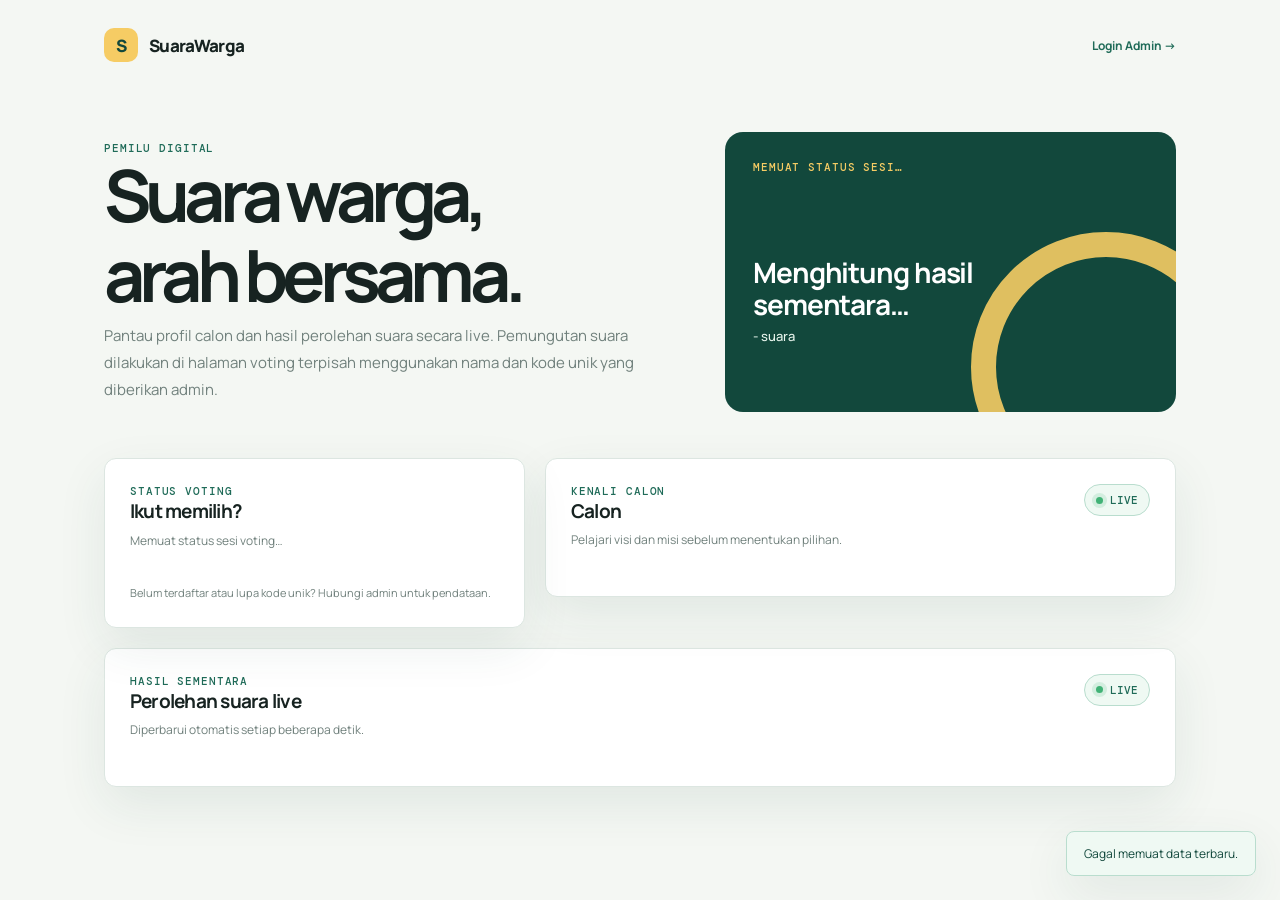
<file: index.html>
<!DOCTYPE html>
<html lang="id">

<head>
  <meta charset="UTF-8">
  <meta name="viewport" content="width=device-width, initial-scale=1.0">
  <title>SuaraWarga | Pemilu Digital</title>
  <link rel="stylesheet" href="index.css">
</head>

<body>
  <main class="citizen-shell">
    <nav class="simple-nav">
      <div class="brand">
        <div class="brand-mark">S</div><span>SuaraWarga</span>
      </div><a class="admin-link" href="admin.html">Login Admin →</a>
    </nav>
    <section class="hero">
      <div>
        <div class="mono">Pemilu Digital</div>
        <h1>Suara warga,<br>arah bersama.</h1>
        <p class="subhead">Pantau profil calon dan hasil perolehan suara secara live. Pemungutan suara dilakukan di
          halaman voting terpisah menggunakan nama dan kode unik yang diberikan admin.</p>
      </div>
      <div class="hero-art">
        <div class="mono" id="sesiBadge" style="color:var(--yellow)">Memuat status sesi…</div>
        <h2 id="heroTotal">Menghitung hasil sementara…</h2>
        <p id="heroLeader" class="hero-leader">- suara</p>
      </div>
    </section>
    <section class="content-grid">
      <div class="panel registration-card" id="statusPanel">
        <div class="card-title">
          <div class="mono">Status voting</div>
          <h2>Ikut memilih?</h2>
          <p id="sesiText">Memuat status sesi voting…</p>
        </div>
        <div class="form-actions" style="justify-content:flex-start">
          <a class="btn hidden" id="voteCta" href="voting.html">Ke halaman voting →</a>
        </div>
        <p class="helper">Belum terdaftar atau lupa kode unik? Hubungi admin untuk pendataan.</p>
      </div>
      <div class="panel">
        <div class="panel-heading">
          <div>
            <div class="mono">Kenali calon</div>
            <h2>Calon</h2>
            <p>Pelajari visi dan misi sebelum menentukan pilihan.</p>
          </div><span class="live-badge"><i class="live-dot"></i> Live</span>
        </div>
        <div class="candidate-grid" id="candidateList"></div>
      </div>
    </section>
    <section class="panel" style="margin-top:20px">
      <div class="panel-heading">
        <div>
          <div class="mono">Hasil sementara</div>
          <h2>Perolehan suara live</h2>
          <p>Diperbarui otomatis setiap beberapa detik.</p>
        </div><span class="live-badge"><i class="live-dot"></i> Live</span>
      </div>
      <div class="candidate-list" id="resultList"></div>
    </section>
    <div class="toast" id="toast" role="status"></div>
  </main>
  <script>
    const API_URL = 'https://script.google.com/macros/s/AKfycbxts7nzr4eZdcXMXD_vbL05oRWOTrKho70G7GNxYwW4OASXPcl6G3mPeaVa6WRQ2IvNrQ/exec';
    const $ = id => document.getElementById(id);
    const initials = name => (name || '').split(' ').map(w => w[0]).slice(0, 2).join('').toUpperCase();
    function toast(message) { $('toast').textContent = message; $('toast').classList.add('show'); setTimeout(() => $('toast').classList.remove('show'), 2800); }
    function photo(c) { return c.foto ? `<img class="candidate-photo" src="${c.foto}" alt="Foto ${c.nama}">` : `<div class="candidate-photo placeholder">${initials(c.nama)}</div>`; }

    async function fetchCalon() { const res = await fetch(`${API_URL}?action=getCalon`); return res.json(); }
    async function fetchStatusSesi() { const res = await fetch(`${API_URL}?action=getStatusSesi`); return res.json(); }

    function renderCandidateInfo(list) {
      $('candidateList').innerHTML = list.map((c, i) => `<article class="candidate-card"><div class="candidate-number">${c.noUrut ?? i + 1}</div><div>${photo(c)}</div><div class="candidate-info"><h3>${c.nama}</h3><p class="candidate-message"><strong>Visi</strong>${c.visi}</p><p class="candidate-message"><strong>Misi</strong>${(c.misi || '-').toString().replace(/\n/g, '<br>')}</p></div></article>`).join('');
    }

    function renderResults(list) {
      const sorted = [...list].sort((a, b) => b.suara - a.suara);
      $('resultList').innerHTML = sorted.length ? sorted.map(c => `<div class="candidate"><div class="avatar">${initials(c.nama)}</div><div><h3>${c.nama}</h3><div class="bar"><span style="width:${c.persen}%"></span></div></div><div class="vote-count"><strong>${c.persen}%</strong><span>${c.suara} suara</span></div></div>`).join('') : '<p class="helper">Belum ada suara masuk.</p>';
      const total = list.reduce((sum, c) => sum + (c.suara || 0), 0);
      $('heroTotal').textContent = `Total suara masuk ada ${total}`;
      const maxSuara = sorted.length ? sorted[0].suara : 0;
      const leaders = sorted.filter(c => c.suara === maxSuara);
      let leaderText;
      if (!total) {
        leaderText = 'Belum ada suara masuk';
      } else if (leaders.length > 2) {
        leaderText = `${leaders.length} calon seri sementara dengan ${maxSuara} suara`;
      } else if (leaders.length === 2) {
        leaderText = `${leaders[0].nama} & ${leaders[1].nama} seri sementara dengan ${maxSuara} suara`;
      } else {
        leaderText = `${sorted[0].nama} unggul sementara dengan perolehan ${sorted[0].suara} suara`;
      }
      $('heroLeader').textContent = leaderText;
    }

    function renderSesi(status) {
      const buka = status.status === 'buka';
      $('sesiBadge').innerHTML = buka ? '<i class="live-dot"></i> Sesi voting dibuka' : 'Sesi voting ditutup';
      $('sesiText').textContent = buka ? 'Voting sedang berlangsung. Gunakan nama dan kode unik dari admin untuk memilih.' : 'Voting belum dibuka atau sudah selesai. Pantau halaman ini untuk info lebih lanjut.';
      $('voteCta').classList.toggle('hidden', !buka);
    }

    async function refreshAll() {
      try {
        const [calonRes, sesiRes] = await Promise.all([fetchCalon(), fetchStatusSesi()]);
        const list = Array.isArray(calonRes) ? calonRes : (calonRes.calon || []);
        renderCandidateInfo(list);
        renderResults(list);
        renderSesi(sesiRes || { status: 'tutup' });
      } catch (err) {
        toast('Gagal memuat data terbaru.');
      }
    }

    refreshAll();
    setInterval(refreshAll, 15000);
  </script>
</body>

</html>
</file>
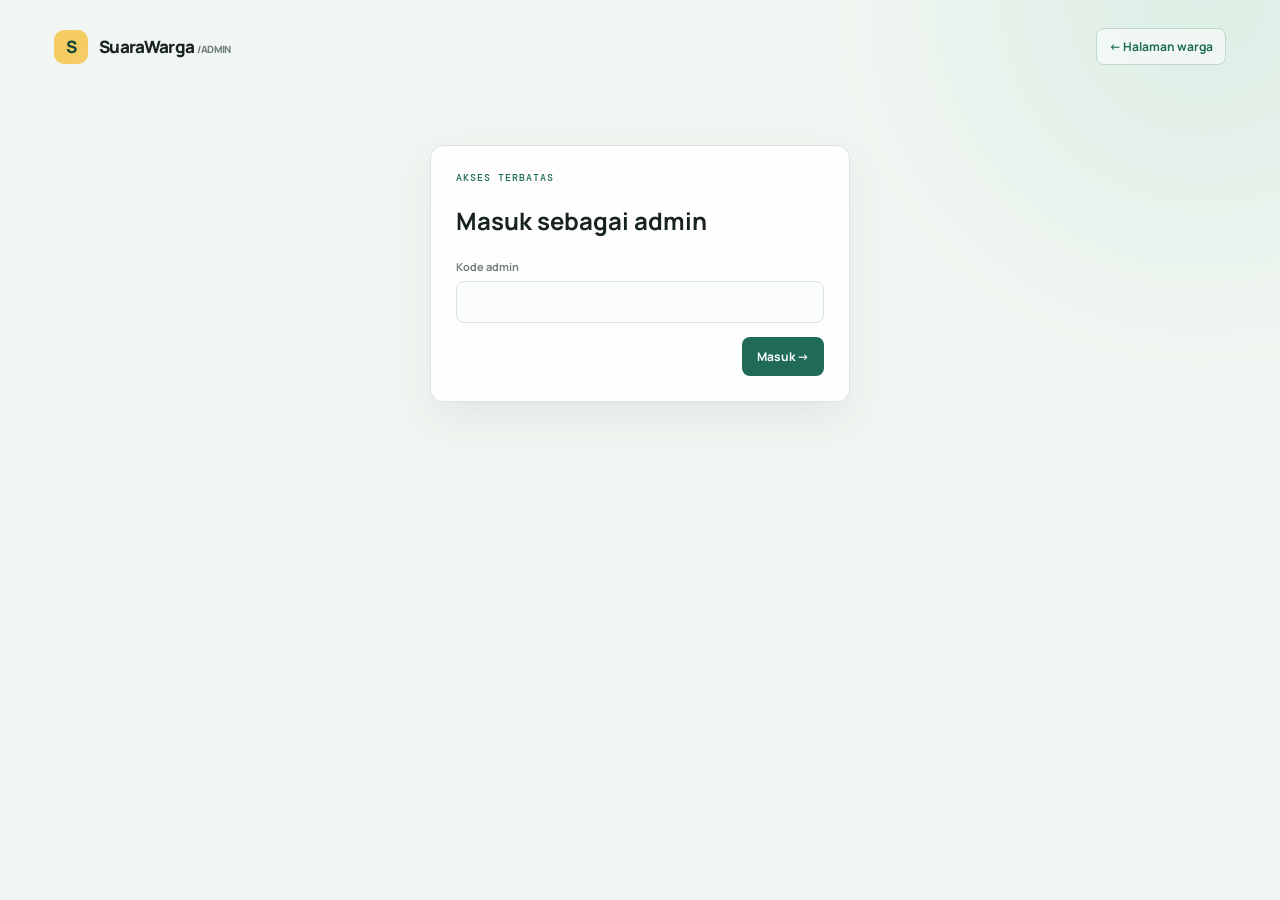
<file: admin.html>
<!DOCTYPE html>
<html lang="id">

<head>
	<meta charset="UTF-8">
	<meta name="viewport" content="width=device-width, initial-scale=1.0">
	<title>Admin | SuaraWarga</title>
	<link rel="stylesheet" href="admin.css">
</head>

<body>
	<main class="admin-shell">
		<nav class="admin-nav">
			<div class="brand">
				<div class="brand-mark">S</div>
				<span>SuaraWarga <small style="color:var(--muted);font-size:10px">/ ADMIN</small></span>
			</div>
			<div class="nav-actions">
				<a class="back-link" href="index.html">← Halaman warga</a>
				<button class="back-link hidden" id="logoutBtn" type="button"
					style="border:0;background:none;cursor:pointer">Keluar</button>
			</div>
		</nav>
		<section class="panel login-gate" id="gateView">
			<div class="card-title">
				<div class="mono">Akses terbatas</div>
				<h1>Masuk sebagai admin</h1>

			</div>
			<form id="gateForm">
				<div class="field">
					<label for="gateKey">Kode admin</label>
					<input id="gateKey" type="password" required autocomplete="off">
				</div>
				<p class="helper" id="gateError" style="color:#ad4939"></p>
				<div class="form-actions" style="margin-top:14px">
					<button class="btn" id="gateSubmit" type="submit">Masuk →</button>
				</div>
			</form>
		</section>
		<section id="dashboardView" class="hidden">
			<header class="admin-header">
				<div>
					<div class="mono">Ruang kerja admin</div>
					<h1>Data pemilu digital.</h1>
					<p class="subhead">Kelola informasi yang akan dilihat warga secara terkontrol.</p>
				</div>
			</header>

			<div class="admin-grid">
				<!-- 1. SESSION CONTROL PANEL -->
				<section class="panel full-panel">
					<div class="panel-heading">
						<div>
							<div class="mono">Kontrol sesi</div>
							<h2>Sesi Voting</h2>
						</div>
						<div class="action-row">
							<span class="status" id="sesiBadge">Memuat...</span>
							<button class="btn" id="toggleSesiBtn" type="button" disabled>Memuat...</button>
						</div>
					</div>
					<p id="sesiDescription">Mengambil status sesi saat ini...</p>
				</section>

				<!-- 2. CANDIDATE FORM PANEL -->
				<section class="panel">
					<div class="card-title">
						<div class="mono">Data calon</div>
						<h2 id="candidateFormTitle">Tambah calon</h2>
						<p>Foto, nama, visi, dan misi akan tampil di halaman warga.</p>
					</div>
					<form id="candidateForm">
						<div class="field">
							<label for="candidatePhoto">Link foto (Google Drive atau URL gambar)</label>
							<input id="candidatePhoto" type="text"
								placeholder="Tempel link share Google Drive, atau URL gambar" autocomplete="off">
							<p class="helper"
								style="margin-top:6px;font-size:11px;color:var(--muted,#8a8a8a);line-height:1.5;">
								Upload foto ke folder Drive kamu → klik kanan foto → Share → Copy link → tempel di sini.
							</p>

							<div id="photoPreviewContainer"
								style="display:none; margin-top:10px; align-items:center; gap:12px;">
								<img id="photoPreview" alt="Preview Foto"
									style="width:52px; height:52px; border-radius:8px; object-fit:cover; border:1px solid var(--line); background:#f2f2f2;">
								<div>
									<div id="photoPreviewName"
										style="font-size:11px; font-weight:600; color:var(--ink);"></div>
									<button type="button" id="removePhotoBtn" class="btn secondary small"
										style="margin-top:4px; padding:3px 8px; font-size:10px; color:#ad4939;">Hapus
										link foto</button>
								</div>
							</div>
						</div>
						<div class="form-grid" style="margin-top:14px">
							<div class="field">
								<label for="candidateName">Nama calon</label>
								<input id="candidateName" required>
							</div>
							<div class="field">
								<label for="candidateVision">Visi</label>
								<input id="candidateVision" required>
							</div>
							<div class="field full">
								<label for="candidateMission">Misi</label>
								<textarea id="candidateMission" required rows="3"
									style="width:100%;border:1px solid var(--line);border-radius:7px;padding:11px 12px;resize:vertical;color:var(--ink);font:inherit;font-size:12px"></textarea>
							</div>
						</div>
						<div class="form-actions" style="margin-top:14px; display:flex; gap:10px;">
							<button class="btn secondary" id="cancelCandidate" type="button" hidden>Batal</button>
							<button class="btn" id="candidateSubmit" type="submit">+ Tambah calon</button>
						</div>
					</form>
				</section>

				<!-- 3. VOTER FORM PANEL -->
				<section class="panel">
					<div class="card-title">
						<div class="mono">Pendataan warga</div>
						<h2 id="voterFormTitle">Tambah warga</h2>
						<p>Kode unik akan digenerate otomatis oleh sistem.</p>
					</div>
					<form id="voterForm">
						<div class="field">
							<label for="voterName">Nama warga</label>
							<input id="voterName" required>
						</div>
						<div class="form-actions" style="margin-top:14px; display:flex; gap:10px;">
							<button class="btn secondary" id="cancelVoter" type="button" hidden>Batal</button>
							<button class="btn" id="voterSubmit" type="submit">+ Tambah warga</button>
						</div>
					</form>
				</section>

				<!-- 4. CANDIDATE TABLE -->
				<section class="panel full-panel">
					<div class="panel-heading">
						<div>
							<div class="mono">Database calon</div>
							<h2>Daftar calon</h2>
						</div>
						<div class="action-row">
							<button class="btn secondary small" id="exportCandidates" type="button">Export
								Excel</button>
						</div>
					</div>
					<div class="admin-table">
						<table>
							<thead>
								<tr>
									<th>Calon</th>
									<th>Visi</th>
									<th>Misi</th>
									<th>Suara</th>
									<th></th>
								</tr>
							</thead>
							<tbody id="candidateTable">
								<tr>
									<td colspan="5" class="empty">Memuat data...</td>
								</tr>
							</tbody>
						</table>
					</div>
				</section>

				<!-- 5. VOTER TABLE -->
				<section class="panel full-panel">
					<div class="panel-heading">
						<div>
							<div class="mono">Database warga</div>
							<h2>Daftar warga terdaftar</h2>
						</div>
						<div class="voter-actions">
							<label class="search-field voter-search" for="voterSearch">
								<span class="sr-only">Cari nama warga</span>
								<input id="voterSearch" type="search" placeholder="Cari nama warga..."
									autocomplete="off">
							</label>
							<span class="status" id="voterCount">0 warga</span>
							<button class="btn secondary small" id="exportVoters" type="button">Export Excel</button>
						</div>
					</div>
					<div class="admin-table">
						<table>
							<thead>
								<tr>
									<th>Warga</th>
									<th>Kode Unik</th>
									<th>Status voting</th>
									<th></th>
								</tr>
							</thead>
							<tbody id="voterTable">
								<tr>
									<td colspan="4" class="empty">Memuat data...</td>
								</tr>
							</tbody>
						</table>
					</div>
				</section>
			</div>
		</section>
		<div class="toast" id="toast" role="status"></div>
	</main>

	<script>
		// ── Config ──
		const API_URL = 'https://script.google.com/macros/s/AKfycbxts7nzr4eZdcXMXD_vbL05oRWOTrKho70G7GNxYwW4OASXPcl6G3mPeaVa6WRQ2IvNrQ/exec';
		const $ = id => document.getElementById(id);
		const toast = (msg) => {
			$('toast').textContent = msg;
			$('toast').classList.add('show');
			setTimeout(() => $('toast').classList.remove('show'), 3000);
		};
		const initials = name => (name || '').split(' ').map(w => w[0]).slice(0, 2).join('').toUpperCase();

		// ── Admin key (gerbang login) ──
		let ADMIN_KEY = localStorage.getItem('suaraWargaAdminKey') || '';

		// ── State ──
		let candidates = [];
		let voters = [];
		let sesiStatus = 'tutup';
		let candidateEditing = null; // noUrut of candidate being edited
		let voterEditing = null;     // kode of voter being edited

		// ── API Helpers ──
		async function apiGet(action, extraParams = {}) {
			const params = new URLSearchParams({ action, ...extraParams });
			const res = await fetch(`${API_URL}?${params}`);
			return res.json();
		}
		async function apiPost(payload) {
			const res = await fetch(API_URL, {
				method: 'POST',
				body: JSON.stringify({ ...payload, adminKey: ADMIN_KEY })
			});
			return res.json();
		}

		// ── Gerbang login admin ──
		function showGate() {
			$('gateView').classList.remove('hidden');
			$('dashboardView').classList.add('hidden');
			$('logoutBtn').classList.add('hidden');
		}
		function showDashboard() {
			$('gateView').classList.add('hidden');
			$('dashboardView').classList.remove('hidden');
			$('logoutBtn').classList.remove('hidden');
		}

		$('gateForm').addEventListener('submit', async (e) => {
			e.preventDefault();
			const key = $('gateKey').value.trim();
			if (!key) return;
			const btn = $('gateSubmit');
			btn.disabled = true; btn.textContent = 'Memeriksa…';
			try {
				const check = await (await fetch(`${API_URL}?${new URLSearchParams({ action: 'getVoters', adminKey: key })}`)).json();
				if (check.error === 'Unauthorized') {
					$('gateError').textContent = 'Kode admin salah.';
					btn.disabled = false; btn.textContent = 'Masuk →';
					return;
				}
				ADMIN_KEY = key;
				localStorage.setItem('suaraWargaAdminKey', key);
				$('gateError').textContent = '';
				showDashboard();
				init();
			} catch (err) {
				$('gateError').textContent = 'Gagal menghubungi server. Coba lagi.';
			} finally {
				btn.disabled = false; btn.textContent = 'Masuk →';
			}
		});

		$('logoutBtn').addEventListener('click', () => {
			ADMIN_KEY = '';
			localStorage.removeItem('suaraWargaAdminKey');
			showGate();
		});

		// ── Photo link → preview ──
		// Meniru logic extractDriveFileId() di backend, supaya preview di admin
		// menunjukkan hasil yang sama persis dengan yang akan dilihat warga.
		function extractDriveFileIdClient(url) {
			if (!url) return null;
			url = String(url).trim();
			if (/^[a-zA-Z0-9_-]{20,}$/.test(url) && url.indexOf('/') === -1 && url.indexOf('http') !== 0) {
				return url;
			}
			const patterns = [
				/\/file\/d\/([a-zA-Z0-9_-]+)/,
				/[?&]id=([a-zA-Z0-9_-]+)/,
				/\/d\/([a-zA-Z0-9_-]+)/
			];
			for (const p of patterns) {
				const m = url.match(p);
				if (m && m[1]) return m[1];
			}
			return null;
		}
		function driveLinkToPreviewUrl(link) {
			const id = extractDriveFileIdClient(link);
			if (!id) return link; // bukan link Drive, kemungkinan URL gambar biasa
			return `https://lh3.googleusercontent.com/d/${id}`;
		}

		function updatePhotoPreview() {
			const raw = $('candidatePhoto').value.trim();
			if (!raw) {
				$('photoPreviewContainer').style.display = 'none';
				return;
			}
			const previewUrl = driveLinkToPreviewUrl(raw);
			const img = $('photoPreview');
			img.src = previewUrl;
			$('photoPreviewName').textContent = 'Pratinjau foto';
			$('photoPreviewContainer').style.display = 'flex';
			img.onerror = () => {
				$('photoPreviewName').textContent = '⚠ Link tidak bisa dimuat / belum publik';
			};
			img.onload = () => {
				$('photoPreviewName').textContent = 'Pratinjau foto';
			};
		}
		$('candidatePhoto').addEventListener('input', updatePhotoPreview);
		$('removePhotoBtn').addEventListener('click', () => {
			$('candidatePhoto').value = '';
			$('photoPreviewContainer').style.display = 'none';
		});

		// ── Session Control ──
		async function loadSesi() {
			try {
				const response = await apiGet('getStatusSesi');
				sesiStatus = response.status || response.sesi || 'tutup';
				renderSesi();
			} catch (err) {
				console.error(err);
				$('sesiDescription').textContent = 'Gagal memuat status sesi.';
			}
		}

		async function toggleSesi() {
			const btn = $('toggleSesiBtn');
			btn.disabled = true;
			btn.textContent = 'Memproses...';

			try {
				const response = await apiPost({ action: 'toggleSesi' });
				if (response.success || response.status === 'success') {
					sesiStatus = (response.status === 'buka' || response.status === 'tutup')
						? response.status
						: (sesiStatus === 'buka' ? 'tutup' : 'buka');
					renderSesi();
					toast(`Sesi voting berhasil ${sesiStatus === 'buka' ? 'dibuka' : 'ditutup'}.`);
				} else {
					toast('Gagal mengubah status sesi.');
					renderSesi();
				}
			} catch (err) {
				console.error(err);
				toast('Terjadi kesalahan jaringan saat mengubah sesi.');
				renderSesi();
			}
		}

		function renderSesi() {
			const badge = $('sesiBadge');
			const btn = $('toggleSesiBtn');
			const desc = $('sesiDescription');

			btn.disabled = false;

			if (sesiStatus === 'buka') {
				badge.textContent = '● Sesi Dibuka';
				badge.style.backgroundColor = 'var(--green, #d1f5d3)';
				badge.style.color = '#ffffff';

				btn.textContent = 'Tutup Sesi Voting';
				btn.className = 'btn danger';

				desc.textContent = 'Warga dapat melakukan login dan memberikan suara mereka saat ini.';
			} else {
				badge.textContent = 'Sesi Ditutup';
				badge.style.backgroundColor = 'var(--coral, #fce4e4)';
				badge.style.color = '#ffffff';

				btn.textContent = 'Buka Sesi Voting';
				btn.className = 'btn';

				desc.textContent = 'Warga tidak dapat melakukan login. Buka sesi agar warga mulai bisa memilih.';
			}
		}

		// ── Candidate CRUD ──
		async function loadCalon() {
			try {
				const response = await apiGet('getCalon');
				candidates = response.calon || response.data || [];
				renderCalon();
			} catch (err) {
				console.error(err);
				$('candidateTable').innerHTML = '<tr><td colspan="5" class="empty">Gagal memuat data calon.</td></tr>';
			}
		}

		function renderCalon() {
			const tbody = $('candidateTable');
			if (!candidates.length) {
				tbody.innerHTML = '<tr><td colspan="5" class="empty">Belum ada calon.</td></tr>';
				return;
			}

			tbody.innerHTML = candidates.map(candidate => {
				const photoHtml = candidate.foto
					? `<img src="${candidate.foto}" alt="Foto ${candidate.nama}" style="width:40px;height:40px;border-radius:50%;object-fit:cover;vertical-align:middle;margin-right:10px;">`
					: `<span class="avatar" style="display:inline-grid;width:40px;height:40px;vertical-align:middle;margin-right:10px;">${initials(candidate.nama)}</span>`;

				return `
					<tr>
						<td>${photoHtml} <strong>${candidate.nama}</strong></td>
						<td>${candidate.visi}</td>
						<td>${candidate.misi}</td>
						<td>${candidate.suara || 0}</td>
						<td>
							<div class="action-row">
								<button class="btn secondary small" onclick="editCalonUI(${candidate.noUrut})">Edit</button>
								<button class="btn danger small" onclick="deleteCalonAPI(${candidate.noUrut})">Hapus</button>
							</div>
						</td>
					</tr>
				`;
			}).join('');
		}

		function editCalonUI(noUrut) {
			const candidate = candidates.find(c => c.noUrut === noUrut);
			if (!candidate) return;

			candidateEditing = noUrut;

			$('candidateName').value = candidate.nama || '';
			$('candidateVision').value = candidate.visi || '';
			$('candidateMission').value = candidate.misi || '';
			$('candidatePhoto').value = candidate.foto || '';
			updatePhotoPreview();

			$('candidateFormTitle').textContent = 'Edit calon';
			$('candidateSubmit').textContent = 'Simpan perubahan';
			$('cancelCandidate').hidden = false;

			window.scrollTo({ top: 0, behavior: 'smooth' });
		}

		async function submitCalon(e) {
			e.preventDefault();

			const btn = $('candidateSubmit');
			btn.disabled = true;
			btn.textContent = 'Menyimpan...';

			const payload = {
				nama: $('candidateName').value.trim(),
				visi: $('candidateVision').value.trim(),
				misi: $('candidateMission').value.trim(),
				foto: $('candidatePhoto').value.trim()
			};

			try {
				if (candidateEditing) {
					payload.action = 'editCalon';
					payload.noUrut = candidateEditing;
				} else {
					payload.action = 'tambahCalon';
				}

				const response = await apiPost(payload);

				if (response.success || response.status === 'success') {
					let msg = candidateEditing ? 'Data calon diperbarui.' : 'Calon baru berhasil ditambahkan.';
					if (response.fotoWarning) msg += ' ⚠ ' + response.fotoWarning;
					toast(msg);
					resetCalonForm();
					await loadCalon();
				} else {
					toast(response.message || response.error || response.fotoError || 'Gagal menyimpan calon.');
				}
			} catch (err) {
				console.error(err);
				toast('Terjadi kesalahan jaringan.');
			} finally {
				btn.disabled = false;
				btn.textContent = candidateEditing ? 'Simpan perubahan' : '+ Tambah calon';
			}
		}

		async function deleteCalonAPI(noUrut) {
			if (!confirm('Yakin ingin menghapus calon ini?')) return;

			try {
				const response = await apiPost({ action: 'hapusCalon', noUrut: noUrut });
				if (response.success || response.status === 'success') {
					toast('Data calon dihapus.');
					await loadCalon();
				} else {
					toast(response.error || 'Gagal menghapus calon.');
				}
			} catch (err) {
				console.error(err);
				toast('Terjadi kesalahan jaringan saat menghapus calon.');
			}
		}

		function resetCalonForm() {
			$('candidateForm').reset();
			candidateEditing = null;
			$('candidatePhoto').value = '';
			$('photoPreviewContainer').style.display = 'none';
			$('candidateFormTitle').textContent = 'Tambah calon';
			$('candidateSubmit').textContent = '+ Tambah calon';
			$('cancelCandidate').hidden = true;
		}

		// ── Voter CRUD ──
		async function loadVoters() {
			try {
				const response = await apiGet('getVoters', { adminKey: ADMIN_KEY });
				voters = response.voters || response.data || [];
				renderVoters();
			} catch (err) {
				console.error(err);
				$('voterTable').innerHTML = '<tr><td colspan="4" class="empty">Gagal memuat data warga.</td></tr>';
			}
		}

		function renderVoters() {
			const tbody = $('voterTable');
			const searchTerm = $('voterSearch').value.trim().toLocaleLowerCase();
			const filteredVoters = searchTerm
				? voters.filter(voter => String(voter.nama || '').toLocaleLowerCase().includes(searchTerm))
				: voters;
			$('voterCount').textContent = searchTerm
				? `${filteredVoters.length} dari ${voters.length} warga`
				: `${voters.length} warga`;

			if (!voters.length) {
				tbody.innerHTML = '<tr><td colspan="4" class="empty">Belum ada warga terdaftar.</td></tr>';
				return;
			}
			if (!filteredVoters.length) {
				tbody.innerHTML = '<tr><td colspan="4" class="empty">Nama warga tidak ditemukan.</td></tr>';
				return;
			}

			tbody.innerHTML = filteredVoters.map(voter => `
				<tr>
					<td><strong>${voter.nama}</strong></td>
					<td><code style="font-family:monospace;letter-spacing:1px;background:var(--paper, #f0f0f0);padding:2px 6px;border-radius:4px;border:1px solid var(--line, #ddd);">${voter.kode}</code></td>
					<td><span class="status">${voter.sudahVoting ? 'Sudah memilih' : 'Belum memilih'}</span></td>
					<td>
						<div class="action-row">
							<button class="btn secondary small" onclick="editVoterUI('${voter.kode}')">Edit</button>
							<button class="btn danger small" onclick="deleteVoterAPI('${voter.kode}')">Hapus</button>
						</div>
					</td>
				</tr>
			`).join('');
		}

		function editVoterUI(kode) {
			const voter = voters.find(v => v.kode === kode);
			if (!voter) return;

			voterEditing = kode;
			$('voterName').value = voter.nama || '';

			$('voterFormTitle').textContent = 'Edit warga';
			$('voterSubmit').textContent = 'Simpan perubahan';
			$('cancelVoter').hidden = false;
		}

		async function submitVoter(e) {
			e.preventDefault();

			const btn = $('voterSubmit');
			btn.disabled = true;
			btn.textContent = 'Menyimpan...';

			const payload = {
				nama: $('voterName').value.trim()
			};

			try {
				if (voterEditing) {
					payload.action = 'editVoter';
					payload.kode = voterEditing;
				} else {
					payload.action = 'tambahVoter';
				}

				const response = await apiPost(payload);

				if (response.success || response.status === 'success') {
					if (!voterEditing && response.kode) {
						toast(`Warga ditambahkan. Kode unik: ${response.kode}`);
					} else {
						toast('Data warga diperbarui.');
					}
					resetVoterForm();
					await loadVoters();
				} else {
					toast(response.message || response.error || 'Gagal menyimpan warga.');
				}
			} catch (err) {
				console.error(err);
				toast('Terjadi kesalahan jaringan.');
			} finally {
				btn.disabled = false;
				btn.textContent = voterEditing ? 'Simpan perubahan' : '+ Tambah warga';
			}
		}

		async function deleteVoterAPI(kode) {
			if (!confirm('Yakin ingin menghapus warga ini?')) return;

			try {
				const response = await apiPost({ action: 'hapusVoter', kode: kode });
				if (response.success || response.status === 'success') {
					toast('Data warga dihapus.');
					await loadVoters();
				} else {
					toast(response.error || 'Gagal menghapus warga.');
				}
			} catch (err) {
				console.error(err);
				toast('Terjadi kesalahan jaringan saat menghapus warga.');
			}
		}

		function resetVoterForm() {
			$('voterForm').reset();
			voterEditing = null;
			$('voterFormTitle').textContent = 'Tambah warga';
			$('voterSubmit').textContent = '+ Tambah warga';
			$('cancelVoter').hidden = true;
		}

		// ── Export ──
		function downloadCsv(filename, headers, rows) {
			const escapeCell = value => `"${String(value ?? '').replace(/"/g, '""')}"`;
			const csv = '\ufeff' + [headers, ...rows].map(row => row.map(escapeCell).join(',')).join('\r\n');
			const link = document.createElement('a');
			link.href = URL.createObjectURL(new Blob([csv], { type: 'text/csv;charset=utf-8;' }));
			link.download = filename;
			link.click();
			URL.revokeObjectURL(link.href);
		}

		function exportCandidates() {
			downloadCsv('data-calon.csv',
				['No. Urut', 'Nama Calon', 'Visi', 'Misi', 'Jumlah Suara', 'Foto URL'],
				candidates.map(c => [c.noUrut, c.nama, c.visi, c.misi, c.suara, c.foto || '-'])
			);
			toast('Data calon berhasil diekspor.');
		}

		function exportVoters() {
			downloadCsv('data-warga.csv',
				['Nama Warga', 'Kode Unik', 'Status Voting'],
				voters.map(v => [v.nama, v.kode, v.sudahVoting ? 'Sudah memilih' : 'Belum memilih'])
			);
			toast('Data warga berhasil diekspor.');
		}

		// ── Event Listeners ──
		$('toggleSesiBtn').addEventListener('click', toggleSesi);
		$('candidateForm').addEventListener('submit', submitCalon);
		$('voterForm').addEventListener('submit', submitVoter);
		$('cancelCandidate').addEventListener('click', resetCalonForm);
		$('cancelVoter').addEventListener('click', resetVoterForm);
		$('voterSearch').addEventListener('input', renderVoters);
		$('exportCandidates').addEventListener('click', exportCandidates);
		$('exportVoters').addEventListener('click', exportVoters);

		// ── Init ──
		async function init() {
			try {
				await Promise.all([loadCalon(), loadVoters(), loadSesi()]);
			} catch (err) {
				console.error(err);
				toast('Gagal memuat data. Pastikan URL API sudah benar.');
			}
		}
		if (ADMIN_KEY) { showDashboard(); init(); } else { showGate(); }
	</script>
</body>

</html>
</file>
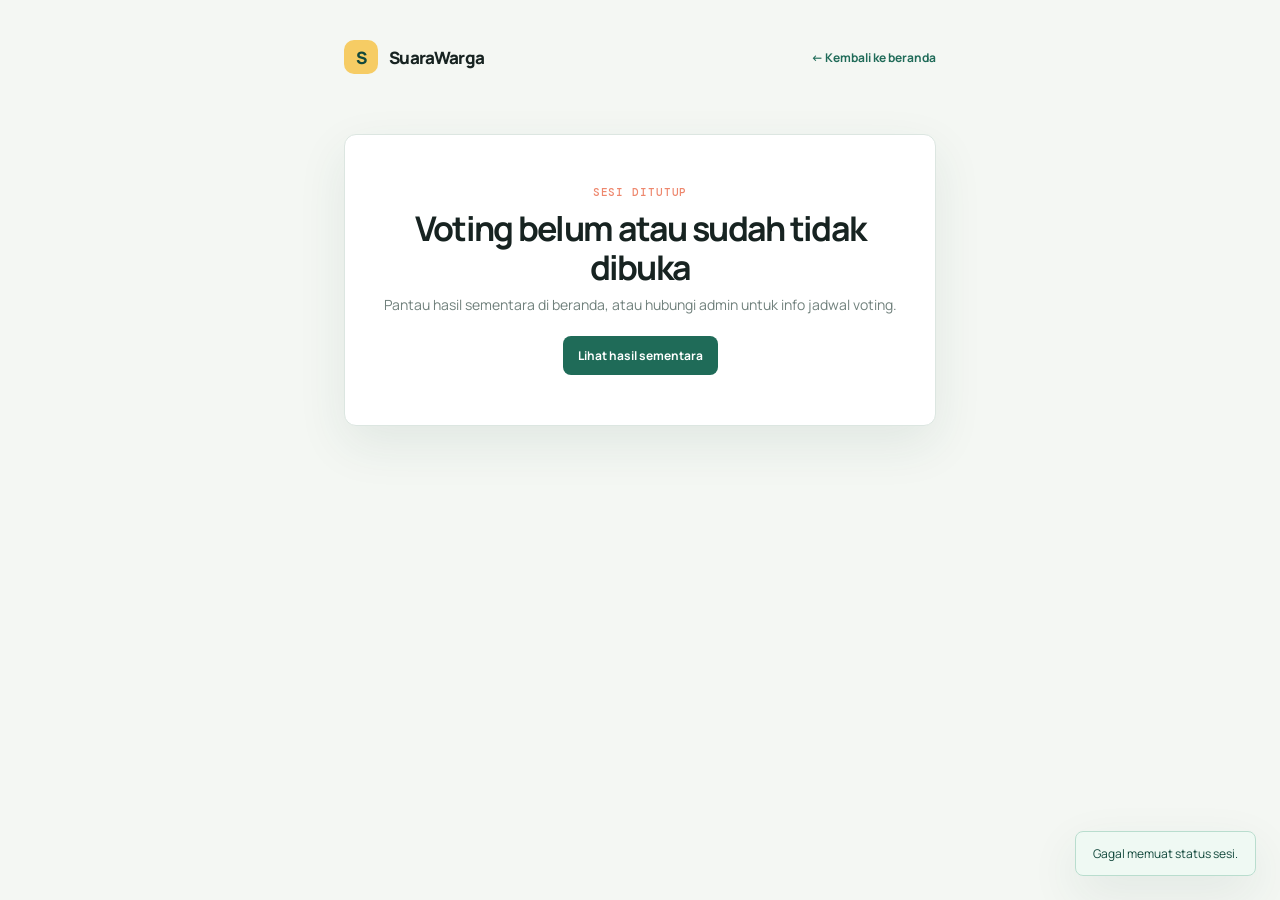
<file: voting.html>
<!DOCTYPE html>
<html lang="id">
<head>
  <meta charset="UTF-8">
  <meta name="viewport" content="width=device-width, initial-scale=1.0">
  <title>Voting | SuaraWarga</title>
  <link rel="stylesheet" href="voting.css">
</head>
<body>
  <main class="voting-shell">
    <nav class="simple-nav"><div class="brand"><div class="brand-mark">S</div><span>SuaraWarga</span></div><a class="admin-link" href="index.html">← Kembali ke beranda</a></nav>

    <section class="panel state-panel hidden" id="closedState">
      <div class="mono" style="color:var(--coral)">Sesi ditutup</div>
      <h1>Voting belum atau sudah tidak dibuka</h1>
      <p class="subhead">Pantau hasil sementara di beranda, atau hubungi admin untuk info jadwal voting.</p>
      <a class="btn" href="index.html">Lihat hasil sementara</a>
    </section>

    <section class="panel" id="verifyState">
      <div class="card-title"><div class="mono">Langkah 1 dari 2</div><h1>Verifikasi identitas</h1><p class="subhead">Masukkan nama lengkap dan kode unik yang diberikan admin saat pendataan.</p></div>
      <form id="verifyForm" class="form-grid">
        <div class="field full"><label>Nama Lengkap</label><input type="text" id="vNama" required placeholder="Sesuai data admin" autocomplete="name"></div>
        <div class="field full"><label>Kode Unik</label><input type="text" id="vKode" required placeholder="Contoh: 7F3K9" style="text-transform:uppercase"></div>
      </form>
      <p class="helper" id="verifyError" style="color:#ad4939"></p>
      <div class="form-actions"><button class="btn" id="verifyBtn" type="submit" form="verifyForm">Lanjut memilih →</button></div>
    </section>

    <section class="panel hidden" id="chooseState">
      <div class="card-title"><div class="mono">Langkah 2 dari 2</div><h1>Pilih calon</h1><p class="subhead">Halo, <strong id="voterName"></strong>. Pilih satu calon, lalu konfirmasi pilihanmu.</p></div>
      <div class="candidate-list" id="chooseList"></div>
      <p class="helper" id="chooseError" style="color:#ad4939"></p>
      <div class="form-actions"><button class="btn secondary" id="backBtn" type="button">← Ubah data</button><button class="btn" id="submitVoteBtn" type="button" disabled>Kirim pilihan</button></div>
    </section>

    <section class="panel state-panel hidden" id="doneState">
      <div class="mono" style="color:var(--green)">Berhasil</div>
      <h1>Terima kasih, <span id="doneName"></span>!</h1>
      <p class="subhead">Suaramu untuk <strong id="doneCalon"></strong> sudah tercatat.</p>
      <a class="btn" href="index.html">Lihat hasil sementara →</a>
    </section>

    <div class="toast" id="toast" role="status"></div>
  </main>
  <script>
    const API_URL = 'https://script.google.com/macros/s/AKfycbwMPKOs7kBcwGr7TsmHCpsh0RZEz5-iVMMNiEHwvapurmiO-xaRHptuFaIPXVjyMjZ3vg/exec';
    const $ = id => document.getElementById(id);
    const initials = name => (name || '').split(' ').map(w => w[0]).slice(0, 2).join('').toUpperCase();
    const avatarHtml = c => c.foto ? `<img class="avatar avatar-photo" src="${c.foto}" alt="Foto ${c.nama}">` : `<div class="avatar">${initials(c.nama)}</div>`;
    function toast(msg) { $('toast').textContent = msg; $('toast').classList.add('show'); setTimeout(() => $('toast').classList.remove('show'), 2800); }

    let currentVoter = null;
    let selectedCalon = null;

    async function postAPI(payload) { const res = await fetch(API_URL, { method: 'POST', body: JSON.stringify(payload) }); return res.json(); }
    async function getStatusSesi() { const res = await fetch(`${API_URL}?action=getStatusSesi`); return res.json(); }

    function showState(id) { ['closedState', 'verifyState', 'chooseState', 'doneState'].forEach(s => $(s).classList.toggle('hidden', s !== id)); }

    async function init() {
      try {
        const status = await getStatusSesi();
        if (status.status !== 'buka') { showState('closedState'); return; }
        showState('verifyState');
      } catch (err) {
        toast('Gagal memuat status sesi.');
        showState('closedState');
      }
    }

    $('verifyForm').addEventListener('submit', async (e) => {
      e.preventDefault();
      const nama = $('vNama').value.trim();
      const kode = $('vKode').value.trim();
      if (!nama || !kode) return;
      $('verifyBtn').disabled = true; $('verifyBtn').textContent = 'Memeriksa…';
      try {
        const result = await postAPI({ action: 'verifikasiVoter', nama, kode });
        if (result.valid) {
          currentVoter = { nama, kode };
          renderChooseList(result.calon);
          $('voterName').textContent = nama;
          $('verifyError').textContent = '';
          showState('chooseState');
        } else {
          $('verifyError').textContent = result.pesan || 'Nama atau kode unik tidak cocok.';
        }
      } catch (err) {
        $('verifyError').textContent = 'Gagal menghubungi server. Coba lagi.';
      } finally {
        $('verifyBtn').disabled = false; $('verifyBtn').textContent = 'Lanjut memilih →';
      }
    });

    function renderChooseList(list) {
      selectedCalon = null;
      $('submitVoteBtn').disabled = true;
      $('chooseList').innerHTML = list.map(c => `<div class="candidate vote-option" data-id="${c.noUrut}" data-nama="${c.nama}" role="button" tabindex="0">${avatarHtml(c)}<div><h3>${c.noUrut}. ${c.nama}</h3><p>${(c.visi || '').slice(0, 80)}${c.visi && c.visi.length > 80 ? '…' : ''}</p></div><div class="mono" style="color:var(--muted)">Pilih</div></div>`).join('');
      $('chooseList').querySelectorAll('.vote-option').forEach(el => {
        el.addEventListener('click', () => selectCandidate(el));
        el.addEventListener('keypress', (e) => { if (e.key === 'Enter') selectCandidate(el); });
      });
    }

    function selectCandidate(el) {
      $('chooseList').querySelectorAll('.vote-option').forEach(x => x.classList.remove('selected'));
      el.classList.add('selected');
      selectedCalon = el.dataset.id;
      $('submitVoteBtn').disabled = false;
      $('chooseError').textContent = '';
    }

    $('backBtn').addEventListener('click', () => showState('verifyState'));

    $('submitVoteBtn').addEventListener('click', async () => {
      if (!selectedCalon || !currentVoter) return;
      $('submitVoteBtn').disabled = true; $('submitVoteBtn').textContent = 'Mengirim…';
      try {
        const result = await postAPI({ action: 'vote', nama: currentVoter.nama, kode: currentVoter.kode, calonId: selectedCalon });
        if (result.success) {
          const chosenEl = $('chooseList').querySelector('.selected');
          $('doneName').textContent = currentVoter.nama;
          $('doneCalon').textContent = chosenEl ? chosenEl.dataset.nama : '';
          showState('doneState');
        } else {
          $('chooseError').textContent = result.pesan || 'Gagal mengirim suara.';
          $('submitVoteBtn').disabled = false; $('submitVoteBtn').textContent = 'Kirim pilihan';
        }
      } catch (err) {
        $('chooseError').textContent = 'Gagal menghubungi server. Coba lagi.';
        $('submitVoteBtn').disabled = false; $('submitVoteBtn').textContent = 'Kirim pilihan';
      }
    });

    init();
  </script>
</body>
</html>
</file>
<file: index.css>
@import url('https://fonts.googleapis.com/css2?family=DM+Mono:wght@400;500&family=Manrope:wght@400;500;600;700;800&display=swap');

:root {
	--ink: #172321;
	--muted: #70807c;
	--line: #dce6e1;
	--paper: #f4f7f3;
	--white: #ffffff;
	--green: #1f6b58;
	--green-dark: #12483c;
	--mint: #d9eee4;
	--yellow: #f6cc64;
	--coral: #ee876d;
	--shadow: 0 18px 50px rgba(31, 74, 61, .09);
}

* { box-sizing: border-box; }
body { margin: 0; color: var(--ink); background: var(--paper); font-family: 'Manrope', sans-serif; }
button, input, select { font: inherit; }
button { cursor: pointer; }
h1, h2, h3, p { margin-top: 0; }
h1 { margin-bottom: 8px; font-size: clamp(26px, 3vw, 38px); letter-spacing: -.06em; line-height: 1.1; }
h2 { margin-bottom: 7px; font-size: 19px; letter-spacing: -.04em; }
h3 { margin-bottom: 5px; font-size: 15px; }
.subhead { max-width: 550px; margin-bottom: 0; color: var(--muted); font-size: 14px; }
.mono { color: var(--green); font: 500 11px 'DM Mono', monospace; letter-spacing: .08em; text-transform: uppercase; }
.live-badge { display: inline-flex; gap: 7px; align-items: center; padding: 8px 11px; border: 1px solid #b9ddce; border-radius: 99px; color: var(--green); background: #eff9f3; font: 500 11px 'DM Mono', monospace; text-transform: uppercase; }
.live-dot { width: 7px; height: 7px; background: #41b276; border-radius: 50%; box-shadow: 0 0 0 4px rgba(65,178,118,.16); }
.panel { border: 1px solid var(--line); border-radius: 12px; background: var(--white); box-shadow: var(--shadow); padding: 25px; }
.panel-heading { display: flex; align-items: flex-start; justify-content: space-between; gap: 14px; margin-bottom: 23px; }
.panel-heading p { margin-bottom: 0; color: var(--muted); font-size: 12px; }
.candidate-list { display: grid; gap: 14px; }
.candidate { display: grid; grid-template-columns: 48px 1fr auto; gap: 14px; align-items: center; padding: 15px; border: 1px solid var(--line); border-radius: 10px; }
.avatar { width: 48px; height: 48px; display: grid; place-items: center; border-radius: 12px; color: var(--green-dark); background: var(--mint); font-weight: 800; }
.candidate:nth-child(2) .avatar { background: #ffe7c4; }
.candidate:nth-child(3) .avatar { background: #ffdcd4; }
.candidate p { margin: 0; color: var(--muted); font-size: 12px; }
.vote-count { text-align: right; }
.vote-count strong { display: block; font-size: 20px; letter-spacing: -.04em; }
.vote-count span { color: var(--muted); font-size: 10px; }
.bar { height: 6px; margin-top: 11px; overflow: hidden; border-radius: 8px; background: #e8efeb; }
.bar span { display: block; height: 100%; border-radius: inherit; background: var(--green); transition: width .4s ease; }
.btn { border: 0; border-radius: 8px; padding: 11px 15px; color: #fff; background: var(--green); font-size: 12px; font-weight: 700; transition: .2s ease; text-decoration: none; display: inline-block; }
.btn:hover { background: var(--green-dark); transform: translateY(-1px); }
.form-actions { display: flex; justify-content: flex-end; gap: 8px; margin-top: 18px; }
.toast { position: fixed; right: 24px; bottom: 24px; z-index: 4; padding: 13px 17px; border: 1px solid #b9ddce; border-radius: 8px; color: var(--green-dark); background: #eff9f3; box-shadow: var(--shadow); font-size: 12px; transform: translateY(100px); transition: .25s ease; }
.toast.show { transform: none; }
.hidden { display: none !important; }

.citizen-shell { max-width: 1120px; margin: 0 auto; padding: 28px 24px 70px; }
.simple-nav { display: flex; align-items: center; justify-content: space-between; margin-bottom: 70px; }
.simple-nav .brand { display: flex; gap: 11px; align-items: center; color: var(--ink); padding: 0; font-size: 17px; font-weight: 800; letter-spacing: -.04em; }
.brand-mark { width: 34px; height: 34px; display: grid; place-items: center; color: var(--green-dark); background: var(--yellow); border-radius: 10px; font-weight: 800; }
.admin-link { color: var(--green); font-size: 12px; font-weight: 700; text-decoration: none; }
.hero { display: grid; grid-template-columns: 1.1fr .9fr; gap: 70px; align-items: center; margin-bottom: 46px; }
.hero h1 { font-size: clamp(36px, 6vw, 72px); letter-spacing: -.08em; }
.hero .subhead { font-size: 15px; line-height: 1.8; }
.hero-art { min-height: 280px; padding: 28px; border-radius: 18px; color: #ecf8f0; background: var(--green-dark); position: relative; overflow: hidden; }
.hero-art:after { content: ''; position: absolute; width: 220px; height: 220px; right: -65px; bottom: -90px; border: 25px solid var(--yellow); border-radius: 50%; opacity: .9; }
.hero-art h2 { max-width: 230px; margin-top: 82px; color: #fff; font-size: 28px; line-height: 1.15; }
.hero-art p { color: #a9cfc0; font-size: 12px; }
.hero-art .hero-leader { max-width: 210px; color: #e9f6ee; font-size: 13px; font-weight: 500; line-height: 1.5; position: relative; z-index: 1; }
.content-grid { display: grid; grid-template-columns: .8fr 1.2fr; gap: 20px; align-items: start; }
.registration-card { position: sticky; top: 20px; }
.card-title { margin-bottom: 20px; }
.card-title p { color: var(--muted); font-size: 12px; line-height: 1.6; }
.candidate-grid { display: grid; grid-template-columns: repeat(2, minmax(0, 1fr)); gap: 16px; }
.candidate-card { overflow: hidden; border: 1px solid #b9c9c2; border-radius: 4px; background: #fff; box-shadow: 0 10px 25px rgba(31, 74, 61, .07); }
.candidate-number { display: grid; min-height: 58px; place-items: center; border-bottom: 1px solid #b9c9c2; color: var(--ink); background: #fff; font-size: 30px; font-weight: 800; line-height: 1; }
.candidate-photo { display: block; width: 100%; height: 230px; object-fit: cover; background: var(--mint); }
.candidate-photo.placeholder { display: grid; place-items: center; color: var(--green-dark); font-size: 34px; font-weight: 800; }
.candidate-info { padding: 15px; }
.candidate-info h3 { margin-bottom: 13px; color: var(--ink); font-size: 17px; text-align: center; }
.candidate-info p { margin: 0; color: var(--muted); font-size: 11px; line-height: 1.55; }
.candidate-info strong { color: var(--green-dark); }
.candidate-message { margin-top: 12px !important; padding: 11px 12px; border-radius: 8px; color: var(--green-dark) !important; background: #eef8f2; }
.candidate-message strong { display: block; margin-bottom: 3px; color: var(--green); font: 500 10px 'DM Mono', monospace; letter-spacing: .08em; text-transform: uppercase; }
.helper { margin: 14px 0 0; color: var(--muted); font-size: 11px; line-height: 1.6; }

@media (max-width: 900px) { .candidate-grid { grid-template-columns: 1fr; } .candidate-photo { height: 260px; } }
@media (max-width: 760px) { .simple-nav { margin-bottom: 42px; } .hero { grid-template-columns: 1fr; gap: 25px; } .hero-art { min-height: 190px; } .hero-art h2 { margin-top: 28px; } .content-grid { grid-template-columns: 1fr; } .registration-card { position: static; } }
@media (max-width: 580px) { .panel { padding: 18px; } }
</file>
<file: admin.css>
@import url('https://fonts.googleapis.com/css2?family=DM+Mono:wght@400;500&family=Manrope:wght@400;500;600;700;800&display=swap');

:root {
  --ink: #172321;
  --muted: #70807c;
  --line: #dce6e1;
  --paper: #f2f6f2;
  --white: #ffffff;
  --green: #1f6b58;
  --green-dark: #12483c;
  --mint: #d9eee4;
  --yellow: #f6cc64;
  --coral: #ee876d;
  --shadow: 0 16px 42px rgba(31, 74, 61, .08);
}

* { box-sizing: border-box; }
html { min-width: 320px; background: var(--paper); }
body { min-height: 100vh; margin: 0; color: var(--ink); background: radial-gradient(circle at 94% 0%, #dceee5 0, transparent 24rem), var(--paper); font-family: 'Manrope', sans-serif; }
button, input, select, textarea { font: inherit; }
button { cursor: pointer; }

.admin-shell { max-width: 1240px; margin: 0 auto; padding: 28px 34px 70px; }
.admin-nav { display: flex; align-items: center; justify-content: space-between; margin-bottom: 58px; }
.nav-actions { display: flex; flex-direction: column; align-items: flex-end; gap: 7px; }
.brand { display: flex; gap: 11px; align-items: center; color: var(--ink); font-size: 17px; font-weight: 800; letter-spacing: -.04em; }
.brand-mark { width: 34px; height: 34px; display: grid; place-items: center; border-radius: 10px; color: var(--green-dark); background: var(--yellow); font-weight: 800; }
.admin-nav .brand { padding: 0; }
.back-link { padding: 9px 12px; border: 1px solid #bdd8cc; border-radius: 8px; color: var(--green); background: rgba(255,255,255,.55); font-size: 12px; font-weight: 700; text-decoration: none; transition: .2s ease; }
.back-link:hover { color: #fff; background: var(--green); }

.admin-header { display: flex; align-items: flex-end; justify-content: space-between; margin-bottom: 30px; }
.admin-header h1 { margin: 7px 0 8px; font-size: clamp(30px, 4vw, 47px); letter-spacing: -.07em; line-height: 1.05; }
.mono { color: var(--green); font: 500 10px 'DM Mono', monospace; letter-spacing: .1em; text-transform: uppercase; }
.subhead { max-width: 560px; margin: 0; color: var(--muted); font-size: 13px; line-height: 1.65; }
h2, h3, p { margin-top: 0; }
h2 { margin-bottom: 7px; font-size: 19px; letter-spacing: -.04em; }
h3 { margin-bottom: 5px; font-size: 14px; }

.admin-grid { display: grid; grid-template-columns: repeat(2, minmax(0, 1fr)); gap: 20px; }
.full-panel { grid-column: 1 / -1; }
.panel { min-width: 0; padding: 25px; border: 1px solid var(--line); border-radius: 13px; background: rgba(255,255,255,.94); box-shadow: var(--shadow); }
.card-title { margin-bottom: 22px; }
.card-title p, .panel-heading p { margin-bottom: 0; color: var(--muted); font-size: 12px; line-height: 1.6; }
.panel-heading { display: flex; align-items: flex-start; justify-content: space-between; gap: 18px; margin-bottom: 22px; }
.voter-actions { display: flex; align-items: flex-end; justify-content: flex-end; gap: 8px; flex-wrap: nowrap; }
.search-field { width: min(230px, 100%); }
.search-field input { min-height: 38px; padding: 8px 11px; }
.voter-search { display: block; width: min(210px, 100%); flex-shrink: 1; }
.sr-only { position: absolute; width: 1px; height: 1px; padding: 0; margin: -1px; overflow: hidden; clip: rect(0, 0, 0, 0); white-space: nowrap; border: 0; }

.form-grid { display: grid; grid-template-columns: 1fr 1fr; gap: 14px; }
.field { display: grid; gap: 7px; }
.field.full { grid-column: 1 / -1; }
label { color: var(--muted); font-size: 11px; font-weight: 700; }
input, select, textarea { width: 100%; border: 1px solid var(--line); border-radius: 8px; outline: none; color: var(--ink); background: #fbfdfb; font-size: 12px; transition: border-color .2s ease, box-shadow .2s ease, background .2s ease; }
input, select { min-height: 42px; padding: 10px 12px; }
textarea { padding: 11px 12px; }
input:hover, textarea:hover { background: #fff; }
input:focus, select:focus, textarea:focus { border-color: var(--green); background: #fff; box-shadow: 0 0 0 3px rgba(31,107,88,.1); }
.file-input { padding: 8px; background: #f7faf8; }
.form-actions { display: flex; justify-content: flex-end; gap: 8px; margin-top: 18px; }
.btn { border: 0; border-radius: 8px; padding: 11px 15px; color: #fff; background: var(--green); font-size: 12px; font-weight: 700; transition: .2s ease; }
.btn:hover { background: var(--green-dark); transform: translateY(-1px); }
.btn.secondary { border: 1px solid #bdd8cc; color: var(--green); background: #f1faf5; }
.btn.secondary:hover { color: var(--green-dark); background: #e1f2e9; }
.btn.danger { border: 1px solid #f0c7bd; color: #ad4939; background: #fff6f3; }
.btn.danger:hover { background: #ffe9e2; }
.btn.small { padding: 8px 10px; font-size: 11px; }

.admin-table { overflow-x: auto; border: 1px solid var(--line); border-radius: 9px; }
.admin-table table { width: 100%; min-width: 680px; border-collapse: collapse; font-size: 12px; }
th { padding: 12px; color: var(--muted); background: #f7faf8; font: 500 10px 'DM Mono', monospace; letter-spacing: .07em; text-align: left; text-transform: uppercase; }
td { max-width: 270px; padding: 13px 12px; border-top: 1px solid var(--line); vertical-align: middle; line-height: 1.5; }
td:last-child { text-align: right; white-space: nowrap; }
tbody tr { transition: background .15s ease; }
tbody tr:hover { background: #f8fcf9; }
.admin-table img { width: 40px; height: 40px; margin-right: 7px; border-radius: 9px; object-fit: cover; vertical-align: middle; }
.avatar { width: 40px; height: 40px; display: inline-grid; place-items: center; margin-right: 7px; border-radius: 9px; color: var(--green-dark); background: var(--mint); font-size: 11px; font-weight: 800; vertical-align: middle; }
.action-row { display: flex; justify-content: flex-end; gap: 6px; }
.status { display: inline-block; padding: 11px 15px; border-radius: 8px; color: var(--green); background: #e7f5ed; font-size: 12px; font-weight: 700; white-space: nowrap; }
.empty { padding: 24px 12px; color: var(--muted); text-align: center; font-size: 12px; }
.toast { position: fixed; right: 24px; bottom: 24px; z-index: 4; padding: 13px 17px; border: 1px solid #b9ddce; border-radius: 8px; color: var(--green-dark); background: #eff9f3; box-shadow: var(--shadow); font-size: 12px; transform: translateY(100px); transition: .25s ease; }
.toast.show { transform: none; }
.hidden { display: none !important; }
.login-gate { max-width: 420px; margin: 80px auto; }
.helper { margin: 8px 0 0; font-size: 11px; line-height: 1.6; }

/* ── Session Control Panel ── */
.sesi-panel .panel-heading { align-items: center; }
.sesi-controls { display: flex; align-items: center; gap: 12px; flex-shrink: 0; }
.sesi-badge { display: inline-flex; align-items: center; gap: 7px; padding: 7px 13px; border-radius: 99px; font: 600 11px 'DM Mono', monospace; letter-spacing: .06em; text-transform: uppercase; white-space: nowrap; }
.sesi-badge.buka { color: var(--green-dark); background: #ddf5e6; border: 1px solid #b0dfbe; }
.sesi-badge.tutup { color: #9c3a2b; background: #fde8e2; border: 1px solid #f0c7bd; }
.sesi-dot { width: 8px; height: 8px; border-radius: 50%; display: inline-block; }
.sesi-dot.buka { background: #41b276; box-shadow: 0 0 0 3px rgba(65,178,118,.18); }
.sesi-dot.tutup { background: var(--coral); box-shadow: 0 0 0 3px rgba(238,135,109,.18); }
.btn.toggle-tutup { border: 1px solid #f0c7bd; color: #ad4939; background: #fff6f3; }
.btn.toggle-tutup:hover { background: #ffe9e2; transform: translateY(-1px); }

/* ── Kode Unik Cell ── */
.kode-cell { font: 600 13px 'DM Mono', monospace; letter-spacing: .12em; color: var(--green-dark); background: #eef8f2; padding: 5px 10px; border-radius: 6px; display: inline-block; user-select: all; cursor: pointer; }

/* ── Button disabled state ── */
.btn:disabled { opacity: .5; cursor: not-allowed; transform: none !important; }

@media (max-width: 760px) {
  .admin-shell { padding: 22px 18px 50px; }
  .admin-nav { margin-bottom: 40px; }
  .admin-header { display: block; }
  .admin-header .btn { margin-top: 18px; }
  .admin-grid { grid-template-columns: 1fr; }
  .full-panel { grid-column: auto; }
  .sesi-controls { flex-wrap: wrap; }
}
@media (max-width: 500px) {
  .admin-nav { align-items: flex-start; gap: 14px; }
  .admin-nav .brand span { font-size: 14px; }
  .back-link { padding: 8px 9px; font-size: 10px; }
  .panel { padding: 18px; }
  .form-grid { grid-template-columns: 1fr; }
  .field.full { grid-column: auto; }
  .panel-heading { display: block; }
  .panel-heading .status { margin-top: 12px; }
  .voter-actions { align-items: stretch; justify-content: stretch; margin-top: 14px; flex-wrap: wrap; }
  .voter-search { width: 100%; }
  .form-actions { flex-wrap: wrap; }
  .sesi-controls { width: 100%; margin-top: 14px; }
}
</file>
<file: voting.css>
@import url('https://fonts.googleapis.com/css2?family=DM+Mono:wght@400;500&family=Manrope:wght@400;500;600;700;800&display=swap');

:root {
	--ink: #172321;
	--muted: #70807c;
	--line: #dce6e1;
	--paper: #f4f7f3;
	--white: #ffffff;
	--green: #1f6b58;
	--green-dark: #12483c;
	--mint: #d9eee4;
	--yellow: #f6cc64;
	--coral: #ee876d;
	--shadow: 0 18px 50px rgba(31, 74, 61, .09);
}

* { box-sizing: border-box; }
body { margin: 0; color: var(--ink); background: var(--paper); font-family: 'Manrope', sans-serif; }
button, input, select { font: inherit; }
button { cursor: pointer; }
h1, h2, h3, p { margin-top: 0; }
h1 { margin-bottom: 8px; font-size: clamp(24px, 4vw, 34px); letter-spacing: -.05em; line-height: 1.15; }
h2 { margin-bottom: 7px; font-size: 19px; letter-spacing: -.04em; }
h3 { margin-bottom: 5px; font-size: 15px; }
.subhead { max-width: 550px; margin-bottom: 0; color: var(--muted); font-size: 14px; }
.mono { color: var(--green); font: 500 11px 'DM Mono', monospace; letter-spacing: .08em; text-transform: uppercase; }
.panel { border: 1px solid var(--line); border-radius: 12px; background: var(--white); box-shadow: var(--shadow); padding: 25px; }
.btn { border: 0; border-radius: 8px; padding: 11px 15px; color: #fff; background: var(--green); font-size: 12px; font-weight: 700; transition: .2s ease; text-decoration: none; display: inline-block; }
.btn:hover { background: var(--green-dark); transform: translateY(-1px); }
.btn.secondary { color: var(--green); border: 1px solid #bdd8cc; background: #f3faf6; }
.btn:disabled { opacity: .5; cursor: not-allowed; transform: none; }
.form-grid { display: grid; grid-template-columns: 1fr 1fr; gap: 14px; }
.field { display: grid; gap: 7px; }
.field.full { grid-column: 1 / -1; }
label { color: var(--muted); font-size: 11px; font-weight: 700; }
input, select { width: 100%; border: 1px solid var(--line); border-radius: 7px; padding: 11px 12px; outline: none; color: var(--ink); background: #fbfdfb; font-size: 12px; }
input:focus, select:focus { border-color: var(--green); box-shadow: 0 0 0 3px rgba(31,107,88,.1); }
.form-actions { display: flex; justify-content: flex-end; gap: 8px; margin-top: 18px; }
.helper { margin: 14px 0 0; color: var(--muted); font-size: 11px; line-height: 1.6; }
.toast { position: fixed; right: 24px; bottom: 24px; z-index: 4; padding: 13px 17px; border: 1px solid #b9ddce; border-radius: 8px; color: var(--green-dark); background: #eff9f3; box-shadow: var(--shadow); font-size: 12px; transform: translateY(100px); transition: .25s ease; }
.toast.show { transform: none; }
.hidden { display: none !important; }

.simple-nav { display: flex; align-items: center; justify-content: space-between; margin-bottom: 50px; }
.simple-nav .brand { display: flex; gap: 11px; align-items: center; color: var(--ink); padding: 0; font-size: 17px; font-weight: 800; letter-spacing: -.04em; }
.brand-mark { width: 34px; height: 34px; display: grid; place-items: center; color: var(--green-dark); background: var(--yellow); border-radius: 10px; font-weight: 800; }
.admin-link { color: var(--green); font-size: 12px; font-weight: 700; text-decoration: none; }
.card-title { margin-bottom: 20px; }
.card-title p { color: var(--muted); font-size: 12px; line-height: 1.6; }

.voting-shell { max-width: 640px; margin: 0 auto; padding: 40px 24px 70px; }
.state-panel { max-width: 640px; margin: 60px auto; text-align: center; padding: 50px 30px; }
.state-panel .mono { margin-bottom: 10px; }
.state-panel .subhead { margin: 0 auto 22px; }

.candidate-list { display: grid; gap: 14px; }
.candidate { display: grid; grid-template-columns: 48px 1fr auto; gap: 14px; align-items: center; padding: 15px; border: 1px solid var(--line); border-radius: 10px; }
.avatar { width: 48px; height: 48px; display: grid; place-items: center; border-radius: 12px; color: var(--green-dark); background: var(--mint); font-weight: 800; }
.avatar-photo { object-fit: cover; }
.candidate p { margin: 0; color: var(--muted); font-size: 12px; }
.vote-option { grid-template-columns: 56px 1fr auto; cursor: pointer; transition: .15s ease; }
.vote-option:hover { border-color: var(--green); }
.vote-option.selected { border-color: var(--green); background: #f3faf6; box-shadow: 0 0 0 2px rgba(31,107,88,.12); }
.vote-option .mono { font-size: 10px; }

@media (max-width: 760px) { .simple-nav { margin-bottom: 32px; } .panel, .state-panel { padding: 18px; } .form-grid { grid-template-columns: 1fr; } .field.full { grid-column: auto; } }
</file>
